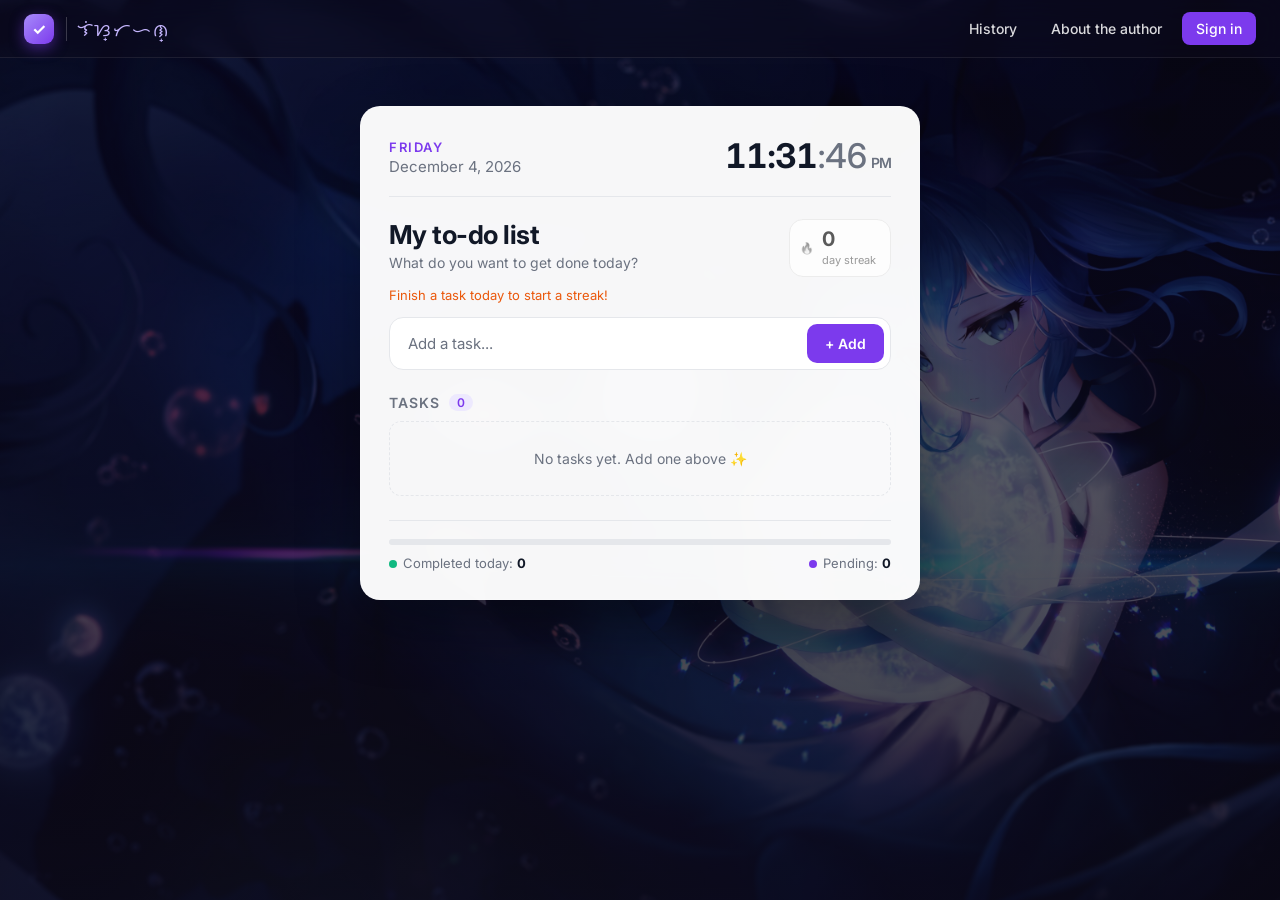
<file: Todolist.html>
<!DOCTYPE html>
<html lang="en">
<head>
  <meta charset="UTF-8">
  <meta name="viewport" content="width=device-width, initial-scale=1.0">
  <title>Wagulist — To-do list</title>

  <link rel="preconnect" href="https://fonts.googleapis.com">
  <link rel="preconnect" href="https://fonts.gstatic.com" crossorigin>
  <link href="https://fonts.googleapis.com/css2?family=Inter:wght@400;500;600;700&family=Noto+Sans+Tagalog&display=swap" rel="stylesheet">
  <link rel="stylesheet" href="style2.css">
</head>

<body>

  <nav class="nav-bar">
    <a class="logo" href="#">
      <span id="logo-icon">✓</span>
      <!-- Baybayin for "listahan" (list), written as character codes so it's readable in VS Code:
           &#x170E;&#x1712; = li, &#x1710;&#x1714; = s, &#x1706; = ta, &#x1711; = ha, &#x1708;&#x1714; = n -->
      <span class="logo-baybayin" lang="tl" title="Listahan (list)">&#x170E;&#x1712;&#x1710;&#x1714;&#x1706;&#x1711;&#x1708;&#x1714;</span>
    </a>

    <div class="nav-actions">
      <button class="action-button" id="history-btn">History</button>
      <button class="action-button">About the author</button>
      <button class="action-button primary">Sign in</button>
    </div>
  </nav>

  <main id="todo-container">

    <!-- date and clock -->
    <header class="date-header">
      <div>
        <div id="day"></div>
        <div id="month"></div>
      </div>
      <div id="Clock"></div>
    </header>

    <div id="header" class="title-row">
      <div>
        <h1>My to-do list</h1>
        <p class="subtitle">What do you want to get done today?</p>
      </div>
      <!-- daily streak (filled in by script22.js) -->
      <div id="streak" class="streak" title="Days in a row you finished a task">
        <span class="streak-fire">🔥</span>
        <div>
          <strong id="streak-count">0</strong>
          <span id="streak-label">day streak</span>
        </div>
      </div>
    </div>
    <p id="streak-hint" class="streak-hint"></p>

    <!-- a form so pressing Enter also adds the task -->
    <form id="todo-form">
      <input
        type="text"
        class="input-item"
        name="input-item"
        id="input-box"
        placeholder="Add a task..."
        autocomplete="off"
      />
      <button type="submit" id="input-button">+ Add</button>
    </form>

    <section class="list-section">
      <div class="list-head">
        <h2>Tasks</h2>
        <span class="pill" id="total-pill">0</span>
      </div>

      <ul id="list-container"></ul>
      <p id="empty-state">No tasks yet. Add one above ✨</p>
    </section>

    <footer class="counter-container">
      <div class="progress"><div id="progress-bar"></div></div>
      <div id="task-counter">
        <span><i class="dot done"></i>Completed today: <strong id="completed-counter">0</strong></span>
        <span><i class="dot pending"></i>Pending: <strong id="Uncompleted-counter">0</strong></span>
      </div>
    </footer>

  </main>

  <script src="streak.js"></script>
  <script src="script22.js"></script>
</body>
</html>
</file>
<file: style2.css>
/* ===== Colors (change these to re-theme) ===== */
:root {
  --accent: #7c3aed;          /* violet */
  --accent-hover: #6d28d9;
  --accent-soft: #ede9fe;
  --success: #10b981;
  --danger: #ef4444;

  --card: rgba(255, 255, 255, 0.97);
  --text: #111827;
  --muted: #6b7280;
  --border: #e5e7eb;
  --row: #ffffff;
  --row-hover: #f9fafb;
}

/* automatic dark mode */
@media (prefers-color-scheme: dark) {
  :root {
    --accent-soft: rgba(124, 58, 237, 0.18);
    --card: rgba(24, 24, 32, 0.88);
    --text: #f3f4f6;
    --muted: #9ca3af;
    --border: #2e2e3a;
    --row: #1f1f2a;
    --row-hover: #262633;
  }
}

* { box-sizing: border-box; }

html { background: #1a1530; } /* same color under long pages */

body {
  margin: 0;
  min-height: 100vh;
  font-family: "Inter", system-ui, -apple-system, "Segoe UI", sans-serif;
  color: var(--text);
  /* your background image, darkened so the card stands out
     (if the image is missing, the purple-black color shows instead) */
  background:
    linear-gradient(rgba(12, 10, 24, 0.55), rgba(12, 10, 24, 0.8)),
    url("miku.jpg") center / cover fixed,
    #1a1530;
  -webkit-font-smoothing: antialiased;
}

/* ===== Navigation (frosted glass) ===== */
.nav-bar {
  position: sticky;
  top: 0;
  z-index: 10;
  display: flex;
  align-items: center;
  justify-content: space-between;
  gap: 12px;
  padding: 12px 24px;
  background: rgba(15, 12, 30, 0.45);
  backdrop-filter: blur(14px);
  -webkit-backdrop-filter: blur(14px);
  border-bottom: 1px solid rgba(255, 255, 255, 0.08);
}

.logo {
  display: flex;
  align-items: center;
  gap: 10px;
  color: white;
  font-size: 18px;
  font-weight: 700;
  text-decoration: none;
  letter-spacing: -0.01em;
}

#logo-icon {
  display: grid;
  place-items: center;
  width: 30px;
  height: 30px;
  border-radius: 9px;
  background: linear-gradient(135deg, #a78bfa, var(--accent));
  font-size: 16px;
  box-shadow: 0 4px 14px rgba(124, 58, 237, 0.5);
}

.nav-actions {
  display: flex;
  align-items: center;
  gap: 6px;
}

.action-button {
  font: inherit;
  font-size: 14px;
  font-weight: 500;
  padding: 8px 14px;
  color: rgba(255, 255, 255, 0.85);
  background: transparent;
  border: none;
  border-radius: 8px;
  cursor: pointer;
  transition: background 0.15s, color 0.15s;
}

.action-button:hover {
  color: white;
  background: rgba(255, 255, 255, 0.1);
}

.action-button.primary {
  color: white;
  background: var(--accent);
}

.action-button.primary:hover { background: var(--accent-hover); }

/* ===== Main card ===== */
#todo-container {
  width: min(560px, calc(100% - 32px));
  margin: 48px auto;
  padding: 28px;
  background: var(--card);
  backdrop-filter: blur(20px);
  -webkit-backdrop-filter: blur(20px);
  border: 1px solid rgba(255, 255, 255, 0.15);
  border-radius: 20px;
  box-shadow: 0 24px 60px rgba(0, 0, 0, 0.35);
}

/* date + clock */
.date-header {
  display: flex;
  align-items: flex-end;
  justify-content: space-between;
  gap: 12px;
  padding-bottom: 20px;
  border-bottom: 1px solid var(--border);
}

#day {
  font-size: 13px;
  font-weight: 600;
  letter-spacing: 0.12em;
  text-transform: uppercase;
  color: var(--accent);
}

#month {
  margin-top: 2px;
  font-size: 15px;
  color: var(--muted);
}

#Clock {
  font-size: 34px;
  font-weight: 700;
  letter-spacing: -0.03em;
  font-variant-numeric: tabular-nums; /* digits don't jump around */
}

#Clock .sec { color: var(--muted); font-weight: 500; }
#Clock .ampm { font-size: 14px; font-weight: 600; color: var(--muted); margin-left: 4px; }

/* title */
#header { margin: 22px 0 16px; }

#header h1 {
  margin: 0;
  font-size: 26px;
  font-weight: 700;
  letter-spacing: -0.02em;
}

.subtitle {
  margin: 4px 0 0;
  font-size: 14px;
  color: var(--muted);
}

/* ===== Add-task input ===== */
#todo-form {
  display: flex;
  gap: 8px;
  padding: 6px;
  background: var(--row);
  border: 1px solid var(--border);
  border-radius: 14px;
  transition: border-color 0.15s, box-shadow 0.15s;
}

#todo-form:focus-within {
  border-color: var(--accent);
  box-shadow: 0 0 0 4px var(--accent-soft);
}

#input-box {
  flex: 1;
  min-width: 0;
  padding: 10px 12px;
  font: inherit;
  font-size: 15px;
  color: var(--text);
  background: transparent;
  border: none;
  outline: none;
}

#input-box::placeholder { color: var(--muted); }

#input-button {
  padding: 10px 18px;
  font: inherit;
  font-size: 14px;
  font-weight: 600;
  color: white;
  background: var(--accent);
  border: none;
  border-radius: 10px;
  cursor: pointer;
  transition: background 0.15s, transform 0.1s;
}

#input-button:hover { background: var(--accent-hover); }
#input-button:active { transform: scale(0.96); }

/* little shake when you try to add an empty task */
.shake { animation: shake 0.35s; }
@keyframes shake {
  25% { transform: translateX(-6px); }
  50% { transform: translateX(6px); }
  75% { transform: translateX(-3px); }
}

/* ===== Task list ===== */
.list-section { margin-top: 24px; }

.list-head {
  display: flex;
  align-items: center;
  gap: 8px;
  margin-bottom: 10px;
}

.list-head h2 {
  margin: 0;
  font-size: 14px;
  font-weight: 600;
  color: var(--muted);
  text-transform: uppercase;
  letter-spacing: 0.08em;
}

.pill {
  padding: 1px 8px;
  font-size: 12px;
  font-weight: 600;
  color: var(--accent);
  background: var(--accent-soft);
  border-radius: 999px;
}

ul {
  list-style: none;
  margin: 0;
  padding: 0;
  display: flex;
  flex-direction: column;
  gap: 8px;
}

li.task {
  display: flex;
  align-items: center;
  gap: 12px;
  padding: 12px 12px 12px 14px;
  background: var(--row);
  border: 1px solid var(--border);
  border-radius: 12px;
  transition: background 0.15s, opacity 0.2s, transform 0.2s;
  animation: slide-in 0.2s ease-out;
}

li.task:hover { background: var(--row-hover); }

li.task.removing {
  opacity: 0;
  transform: translateX(20px);
}

@keyframes slide-in {
  from { opacity: 0; transform: translateY(-6px); }
  to   { opacity: 1; transform: none; }
}

/* round custom checkbox */
.task-check { display: flex; cursor: pointer; }
.task-check input { position: absolute; opacity: 0; pointer-events: none; }

.checkmark {
  display: grid;
  place-items: center;
  width: 22px;
  height: 22px;
  border: 2px solid var(--border);
  border-radius: 50%;
  transition: 0.15s;
}

.task-check:hover .checkmark { border-color: var(--accent); }
.task-check input:focus-visible + .checkmark { box-shadow: 0 0 0 3px var(--accent-soft); }

.task-check input:checked + .checkmark {
  background: var(--success);
  border-color: var(--success);
}

.task-check input:checked + .checkmark::after {
  content: "";
  width: 5px;
  height: 10px;
  margin-top: -2px;
  border: solid white;
  border-width: 0 2px 2px 0;
  transform: rotate(45deg);
}

.task-text {
  flex: 1;
  min-width: 0;
  font-size: 15px;
  overflow-wrap: anywhere;
  transition: color 0.15s;
}

.edit-input {
  flex: 1;
  min-width: 0;
  padding: 6px 8px;
  font: inherit;
  font-size: 15px;
  color: var(--text);
  background: var(--row);
  border: 1px solid var(--accent);
  border-radius: 8px;
  outline: none;
}

.completed .task-text {
  color: var(--muted);
  text-decoration: line-through;
}

/* edit / delete icons (show on hover on desktop) */
.task-actions {
  display: flex;
  gap: 2px;
  opacity: 0;
  transition: opacity 0.15s;
}

li.task:hover .task-actions,
li.task:focus-within .task-actions { opacity: 1; }

.icon-btn {
  display: grid;
  place-items: center;
  width: 32px;
  height: 32px;
  color: var(--muted);
  background: none;
  border: none;
  border-radius: 8px;
  cursor: pointer;
  transition: 0.15s;
}

.icon-btn svg { width: 17px; height: 17px; }
.edit-btn:hover   { color: var(--accent); background: var(--accent-soft); }
.delete-btn:hover { color: var(--danger); background: rgba(239, 68, 68, 0.12); }

#empty-state {
  margin: 0;
  padding: 28px 0;
  text-align: center;
  font-size: 14px;
  color: var(--muted);
  border: 1px dashed var(--border);
  border-radius: 12px;
}

/* ===== Counters + progress ===== */
.counter-container {
  margin-top: 24px;
  padding-top: 18px;
  border-top: 1px solid var(--border);
}

.progress {
  height: 6px;
  background: var(--border);
  border-radius: 999px;
  overflow: hidden;
}

#progress-bar {
  width: 0;
  height: 100%;
  background: linear-gradient(90deg, var(--accent), var(--success));
  border-radius: 999px;
  transition: width 0.3s ease;
}

#task-counter {
  display: flex;
  justify-content: space-between;
  margin-top: 10px;
  font-size: 13px;
  color: var(--muted);
}

#task-counter strong { color: var(--text); }

.dot {
  display: inline-block;
  width: 8px;
  height: 8px;
  margin-right: 6px;
  border-radius: 50%;
}

.dot.done    { background: var(--success); }
.dot.pending { background: var(--accent); }

/* ===== Phones ===== */
@media (max-width: 560px) {
  .nav-bar { padding: 10px 16px; }
  .action-button:not(.primary) { display: none; } /* keep the nav tidy on small screens */
  #todo-container { margin: 20px auto; padding: 20px; }
  #Clock { font-size: 26px; }
  .task-actions { opacity: 1; } /* no hover on phones, so always show */
}

/* ===== Task "Done at" time ===== */
.task-body {
  flex: 1;
  min-width: 0;
  display: flex;
  flex-direction: column;
  gap: 2px;
}

.task-meta {
  font-size: 12px;
  color: var(--muted);
}

.task-meta.is-done { color: var(--success); }

.task-meta:empty { display: none; }

a.action-button { text-decoration: none; }

/* ===== History page ===== */
.back-link {
  display: inline-block;
  margin-bottom: 8px;
  font-size: 14px;
  font-weight: 500;
  color: var(--accent);
  text-decoration: none;
}

.back-link:hover { text-decoration: underline; }

.history-header {
  display: flex;
  align-items: flex-start;
  justify-content: space-between;
  gap: 12px;
  margin-top: 8px;
}

.clear-btn {
  flex-shrink: 0;
  padding: 8px 12px;
  font: inherit;
  font-size: 13px;
  font-weight: 500;
  color: var(--danger);
  background: none;
  border: 1px solid var(--border);
  border-radius: 8px;
  cursor: pointer;
  transition: 0.15s;
}

.clear-btn:hover { background: rgba(239, 68, 68, 0.1); border-color: var(--danger); }
.clear-btn[hidden] { display: none; }

.stats {
  display: grid;
  grid-template-columns: repeat(3, 1fr);
  gap: 10px;
  margin-bottom: 8px;
}

.stat {
  display: flex;
  flex-direction: column;
  gap: 2px;
  padding: 14px;
  background: var(--row);
  border: 1px solid var(--border);
  border-radius: 12px;
}

.stat strong {
  font-size: 24px;
  font-weight: 700;
  letter-spacing: -0.02em;
}

.stat span { font-size: 12px; color: var(--muted); }

.day-heading {
  margin: 22px 0 10px;
  font-size: 13px;
  font-weight: 600;
  color: var(--muted);
  text-transform: uppercase;
  letter-spacing: 0.08em;
}

.done-badge {
  display: grid;
  place-items: center;
  flex-shrink: 0;
  width: 22px;
  height: 22px;
  font-size: 12px;
  font-weight: 700;
  color: white;
  background: var(--success);
  border-radius: 50%;
}

.history-time {
  flex-shrink: 0;
  font-size: 13px;
  font-weight: 600;
  color: var(--muted);
  font-variant-numeric: tabular-nums;
}

#history-list + #empty-state { margin-top: 16px; }

/* ===== History: filters, search, status badges ===== */
.history-tools {
  display: flex;
  flex-wrap: wrap;
  align-items: center;
  justify-content: space-between;
  gap: 10px;
  margin-top: 14px;
}

.filters {
  display: flex;
  gap: 2px;
  padding: 3px;
  background: var(--border);
  border-radius: 10px;
}

.filter {
  padding: 6px 12px;
  font: inherit;
  font-size: 13px;
  font-weight: 500;
  color: var(--muted);
  background: none;
  border: none;
  border-radius: 8px;
  cursor: pointer;
  transition: 0.15s;
}

.filter:hover { color: var(--text); }

.filter.active {
  color: var(--text);
  background: var(--row);
  box-shadow: 0 1px 3px rgba(0, 0, 0, 0.12);
}

.search {
  flex: 1;
  min-width: 140px;
  max-width: 220px;
  padding: 8px 12px;
  font: inherit;
  font-size: 13px;
  color: var(--text);
  background: var(--row);
  border: 1px solid var(--border);
  border-radius: 10px;
  outline: none;
}

.search:focus { border-color: var(--accent); box-shadow: 0 0 0 3px var(--accent-soft); }

.status-icon {
  display: grid;
  place-items: center;
  flex-shrink: 0;
  width: 22px;
  height: 22px;
  font-size: 12px;
  font-weight: 700;
  color: white;
  border: 2px solid var(--border);
  border-radius: 50%;
}

.history-item.done .status-icon    { background: var(--success); border-color: var(--success); }
.history-item.deleted .status-icon { background: var(--muted); border-color: var(--muted); font-size: 11px; }

.history-meta {
  font-size: 12px;
  color: var(--muted);
}

.history-item.deleted .task-text {
  color: var(--muted);
  text-decoration: line-through;
}

.badge {
  flex-shrink: 0;
  padding: 3px 10px;
  font-size: 12px;
  font-weight: 600;
  border-radius: 999px;
}

.history-item.done .badge    { color: var(--success); background: rgba(16, 185, 129, 0.12); }
.history-item.pending .badge { color: var(--accent);  background: var(--accent-soft); }
.history-item.deleted .badge { color: var(--muted);   background: var(--border); }

@media (max-width: 560px) {
  .search { max-width: none; }
  .filter { padding: 6px 9px; }
}

/* ===== "Task done · Undo" popup ===== */
#toast {
  position: fixed;
  left: 50%;
  bottom: 24px;
  z-index: 20;
  display: flex;
  align-items: center;
  gap: 14px;
  max-width: calc(100% - 32px);
  padding: 10px 10px 10px 16px;
  font-size: 14px;
  color: white;
  background: #1f1b2e;
  border: 1px solid rgba(255, 255, 255, 0.1);
  border-radius: 12px;
  box-shadow: 0 12px 30px rgba(0, 0, 0, 0.35);
  opacity: 0;
  pointer-events: none;
  transform: translate(-50%, 16px);
  transition: opacity 0.2s, transform 0.2s;
}

#toast.show {
  opacity: 1;
  pointer-events: auto;
  transform: translate(-50%, 0);
}

.toast-text {
  overflow: hidden;
  white-space: nowrap;
  text-overflow: ellipsis;
}

.toast-undo {
  flex-shrink: 0;
  padding: 6px 12px;
  font: inherit;
  font-size: 13px;
  font-weight: 600;
  color: #c4b5fd;
  background: rgba(124, 58, 237, 0.25);
  border: none;
  border-radius: 8px;
  cursor: pointer;
}

.toast-undo:hover { background: rgba(124, 58, 237, 0.4); }

/* ===== Streak (main page chip) ===== */
.title-row {
  display: flex;
  align-items: flex-start;
  justify-content: space-between;
  gap: 12px;
}

.streak {
  display: flex;
  align-items: center;
  gap: 8px;
  flex-shrink: 0;
  padding: 8px 14px 8px 10px;
  background: var(--row);
  border: 1px solid var(--border);
  border-radius: 14px;
  line-height: 1.1;
  filter: grayscale(1);
  opacity: 0.7;
  transition: 0.2s;
}

.streak strong { display: block; font-size: 20px; font-weight: 700; }
.streak span   { font-size: 11px; color: var(--muted); }
.streak-fire   { font-size: 22px; }

/* done something today: full color + warm glow */
.streak.active {
  filter: none;
  opacity: 1;
  border-color: #fdba74;
  background: linear-gradient(135deg, rgba(251, 146, 60, 0.15), rgba(239, 68, 68, 0.1));
}

.streak.active strong { color: #ea580c; }

/* streak alive but nothing done today yet */
.streak.at-risk { filter: none; opacity: 0.85; }

.streak.bump { animation: bump 0.6s ease; }
@keyframes bump {
  30% { transform: scale(1.18) rotate(-4deg); }
  60% { transform: scale(0.95); }
}

.streak-hint {
  margin: -6px 0 14px;
  font-size: 13px;
  color: #ea580c;
}

.streak-hint:empty { display: none; }

/* ===== Streak card (history page) ===== */
.streak-card {
  display: flex;
  align-items: center;
  justify-content: space-between;
  flex-wrap: wrap;
  gap: 16px;
  margin: 16px 0 10px;
  padding: 16px;
  background: linear-gradient(135deg, rgba(251, 146, 60, 0.14), rgba(239, 68, 68, 0.08));
  border: 1px solid rgba(251, 146, 60, 0.35);
  border-radius: 14px;
}

.streak-main { display: flex; align-items: center; gap: 12px; }
.streak-fire.big { font-size: 34px; }
.streak-main strong { font-size: 28px; font-weight: 700; color: #ea580c; }
.streak-main .unit { font-size: 14px; font-weight: 600; }
.streak-sub { margin: 2px 0 0; font-size: 12px; color: var(--muted); }

.week { display: flex; gap: 6px; }

.week-day {
  display: flex;
  flex-direction: column;
  align-items: center;
  gap: 4px;
}

.week-dot {
  display: grid;
  place-items: center;
  width: 30px;
  height: 30px;
  font-size: 15px;
  background: var(--row);
  border: 1px solid var(--border);
  border-radius: 50%;
}

.week-day.hit .week-dot { background: rgba(251, 146, 60, 0.2); border-color: #fb923c; }
.week-day.today .week-dot { box-shadow: 0 0 0 2px var(--accent-soft); border-color: var(--accent); }

.week-name { font-size: 11px; font-weight: 600; color: var(--muted); }

/* ===== Group by + date controls ===== */
.tool-group {
  display: flex;
  align-items: center;
  gap: 8px;
}

.tool-label {
  font-size: 12px;
  font-weight: 600;
  color: var(--muted);
  text-transform: uppercase;
  letter-spacing: 0.06em;
}

.date-wrap { position: relative; display: flex; align-items: center; }
.date-input { max-width: 170px; color-scheme: light dark; }

.clear-date {
  margin-left: 4px;
  width: 28px;
  height: 28px;
  font-size: 12px;
  color: var(--muted);
  background: var(--border);
  border: none;
  border-radius: 50%;
  cursor: pointer;
}

.clear-date:hover { color: var(--text); }
.clear-date[hidden] { display: none; }

.day-count {
  margin-left: 8px;
  font-weight: 500;
  text-transform: none;
  letter-spacing: 0;
  color: var(--muted);
  opacity: 0.8;
}

@media (max-width: 560px) {
  .title-row { flex-direction: column-reverse; }
  .tool-group { width: 100%; justify-content: space-between; }
  .date-input { max-width: none; }
}

/* ===== Strike-through that draws across when a task is done ===== */
/* the text sits inline so the line follows it, even across 2 lines */
.task-body { display: block; }
.task-meta { display: block; margin-top: 2px; }

.task-text {
  background-image: linear-gradient(currentColor, currentColor);
  background-repeat: no-repeat;
  background-position: 0 55%;
  background-size: 0% 2px;            /* no line yet */
  -webkit-box-decoration-break: clone;
  box-decoration-break: clone;
  transition: background-size 0.4s ease, color 0.3s;
}

.completed .task-text {
  background-size: 100% 2px;          /* line grows left to right */
  color: var(--muted);
  text-decoration: none;
}

li.task.removing { transition: opacity 0.3s, transform 0.3s; }

/* ===== Baybayin in the logo ===== */
.logo-baybayin {
  padding-left: 10px;
  margin-left: 2px;
  font-family: "Noto Sans Tagalog", sans-serif; /* loaded from Google Fonts */
  font-size: 18px;
  font-weight: 400;
  letter-spacing: 0.08em;
  color: #c4b5fd;                                /* soft violet */
  border-left: 1px solid rgba(255, 255, 255, 0.2);
}

@media (max-width: 400px) {
  .logo-baybayin { font-size: 15px; padding-left: 8px; }
}

/* ===== History: edit + journal notes ===== */
.history-item { flex-wrap: wrap; }

.history-actions {
  display: flex;
  gap: 2px;
  margin-left: -4px;
  opacity: 0;
  transition: opacity 0.15s;
}

.history-item:hover .history-actions,
.history-item:focus-within .history-actions,
.history-item.editing .history-actions { opacity: 1; }

.note-btn:hover { color: #f59e0b; background: rgba(245, 158, 11, 0.12); }
.history-item.has-note .note-btn { color: #f59e0b; } /* shows which tasks have a note */

/* the note under a task */
.history-note {
  flex-basis: 100%;
  margin: 4px 0 2px 34px;               /* lines up with the task text */
  padding: 10px 12px;
  background: rgba(245, 158, 11, 0.08);
  border-left: 3px solid #f59e0b;
  border-radius: 0 8px 8px 0;
  cursor: pointer;
  transition: background 0.15s;
}

.history-note:hover { background: rgba(245, 158, 11, 0.14); }

.note-text {
  margin: 0;
  font-size: 14px;
  line-height: 1.55;
  color: var(--text);
  white-space: pre-wrap;                /* keep the line breaks you typed */
  overflow-wrap: anywhere;
}

.note-time {
  display: block;
  margin-top: 6px;
  font-size: 11px;
  color: var(--muted);
}

.note-time:empty { display: none; }
.history-item.editing .history-note { display: none; }

/* the editor */
.history-editor {
  flex-basis: 100%;
  display: flex;
  flex-direction: column;
  gap: 6px;
  margin: 8px 0 2px 34px;
  padding: 12px;
  background: var(--row-hover);
  border: 1px solid var(--border);
  border-radius: 10px;
  animation: slide-in 0.15s ease-out;
}

.editor-label {
  font-size: 11px;
  font-weight: 600;
  color: var(--muted);
  text-transform: uppercase;
  letter-spacing: 0.06em;
}

.editor-name,
.editor-note {
  width: 100%;
  padding: 8px 10px;
  font: inherit;
  font-size: 14px;
  color: var(--text);
  background: var(--row);
  border: 1px solid var(--border);
  border-radius: 8px;
  outline: none;
}

.editor-note { resize: vertical; min-height: 90px; line-height: 1.5; }
.editor-name:focus,
.editor-note:focus { border-color: var(--accent); box-shadow: 0 0 0 3px var(--accent-soft); }

.editor-actions {
  display: flex;
  align-items: center;
  gap: 8px;
  margin-top: 4px;
}

.editor-hint { margin-right: auto; font-size: 11px; color: var(--muted); }

.editor-cancel,
.editor-save {
  padding: 7px 14px;
  font: inherit;
  font-size: 13px;
  font-weight: 600;
  border-radius: 8px;
  cursor: pointer;
}

.editor-cancel { color: var(--muted); background: none; border: 1px solid var(--border); }
.editor-cancel:hover { color: var(--text); }
.editor-save { color: white; background: var(--accent); border: none; }
.editor-save:hover { background: var(--accent-hover); }

@media (max-width: 560px) {
  .history-actions { opacity: 1; }
  .history-note, .history-editor { margin-left: 0; }
  .editor-hint { display: none; }
}

/* =====================================================
   Accounts: nav buttons, account menu, sign-in window
   ===================================================== */
.auth-area { display: flex; align-items: center; gap: 6px; margin-left: 4px; }
.auth-area .auth-btn { white-space: nowrap; }

/* avatar + menu */
.account { position: relative; }

.avatar-btn {
  position: relative;
  padding: 0;
  background: none;
  border: none;
  border-radius: 50%;
  cursor: pointer;
}

.avatar {
  display: grid;
  place-items: center;
  width: 34px;
  height: 34px;
  overflow: hidden;
  font-size: 13px;
  font-weight: 700;
  color: white;
  background: linear-gradient(135deg, #a78bfa, var(--accent));
  border: 2px solid rgba(255, 255, 255, 0.25);
  border-radius: 50%;
}

.avatar img { width: 100%; height: 100%; object-fit: cover; }
.avatar.big { width: 42px; height: 42px; font-size: 15px; border-color: var(--border); }
.avatar-btn:hover .avatar { border-color: rgba(255, 255, 255, 0.6); }

/* small dot on the avatar showing sync status */
.avatar-sync {
  position: absolute;
  right: -1px;
  bottom: -1px;
  width: 11px;
  height: 11px;
  background: var(--success);
  border: 2px solid #15122a;
  border-radius: 50%;
}

.avatar-sync[data-state="saving"]  { background: #f59e0b; }
.avatar-sync[data-state="offline"] { background: #9ca3af; }
.avatar-sync[data-state="error"]   { background: var(--danger); }

.account-menu {
  position: absolute;
  top: calc(100% + 10px);
  right: 0;
  z-index: 30;
  width: 280px;
  padding: 8px;
  color: var(--text);
  background: var(--card);
  backdrop-filter: blur(20px);
  -webkit-backdrop-filter: blur(20px);
  border: 1px solid var(--border);
  border-radius: 14px;
  box-shadow: 0 20px 40px rgba(0, 0, 0, 0.35);
  animation: slide-in 0.15s ease-out;
}

.account-menu[hidden] { display: none; }

.account-head {
  display: flex;
  align-items: center;
  gap: 12px;
  padding: 8px 8px 12px;
  border-bottom: 1px solid var(--border);
}

.account-who { display: flex; flex-direction: column; min-width: 0; }
.account-who strong { font-size: 15px; overflow: hidden; text-overflow: ellipsis; white-space: nowrap; }
.account-who span { font-size: 13px; color: var(--muted); overflow: hidden; text-overflow: ellipsis; white-space: nowrap; }

.verify-note {
  display: flex;
  flex-wrap: wrap;
  align-items: center;
  gap: 4px 8px;
  margin: 8px 4px 0;
  padding: 8px 10px;
  font-size: 12px;
  background: rgba(245, 158, 11, 0.12);
  border-radius: 8px;
}

.sync-status {
  display: flex;
  align-items: center;
  gap: 8px;
  padding: 10px 8px;
  font-size: 13px;
  color: var(--muted);
}

.sync-dot { width: 8px; height: 8px; flex-shrink: 0; background: var(--success); border-radius: 50%; }
.sync-status[data-state="saving"] .sync-dot  { background: #f59e0b; animation: pulse-dot 1s infinite; }
.sync-status[data-state="offline"] .sync-dot { background: #9ca3af; }
.sync-status[data-state="error"] .sync-dot   { background: var(--danger); }
@keyframes pulse-dot { 50% { opacity: 0.3; } }

.menu-item {
  width: 100%;
  padding: 10px 8px;
  font: inherit;
  font-size: 14px;
  font-weight: 500;
  text-align: left;
  color: var(--text);
  background: none;
  border: none;
  border-top: 1px solid var(--border);
  cursor: pointer;
}

.menu-item.danger { color: var(--danger); border-radius: 0 0 8px 8px; }
.menu-item:hover { background: var(--row-hover); }

.link-btn {
  padding: 0;
  font: inherit;
  font-size: inherit;
  font-weight: 600;
  color: var(--accent);
  background: none;
  border: none;
  cursor: pointer;
}

.link-btn:hover { text-decoration: underline; }
.link-btn:disabled { color: var(--success); text-decoration: none; cursor: default; }

/* ---------- sign-in window ---------- */
body.modal-open { overflow: hidden; }

.auth-overlay {
  position: fixed;
  inset: 0;
  z-index: 50;
  display: grid;
  place-items: center;
  padding: 16px;
  overflow-y: auto;
  background: rgba(8, 6, 18, 0.6);
  backdrop-filter: blur(6px);
  -webkit-backdrop-filter: blur(6px);
  animation: fade-in 0.2s ease-out;
}

.auth-overlay[hidden] { display: none; }
@keyframes fade-in { from { opacity: 0; } }

.auth-modal {
  position: relative;
  width: min(420px, 100%);
  padding: 32px 28px 24px;
  color: var(--text);
  background: var(--card);
  border: 1px solid rgba(255, 255, 255, 0.12);
  border-radius: 20px;
  box-shadow: 0 30px 80px rgba(0, 0, 0, 0.5);
  animation: pop-up 0.25s cubic-bezier(0.2, 0.9, 0.3, 1.2);
}

@keyframes pop-up { from { opacity: 0; transform: translateY(12px) scale(0.97); } }

.auth-close {
  position: absolute;
  top: 14px;
  right: 14px;
  width: 32px;
  height: 32px;
  color: var(--muted);
  background: none;
  border: none;
  border-radius: 8px;
  cursor: pointer;
}

.auth-close:hover { color: var(--text); background: var(--row-hover); }

.auth-logo {
  display: grid;
  place-items: center;
  width: 44px;
  height: 44px;
  margin: 0 auto 14px;
  font-size: 22px;
  color: white;
  background: linear-gradient(135deg, #a78bfa, var(--accent));
  border-radius: 13px;
  box-shadow: 0 8px 20px rgba(124, 58, 237, 0.4);
}

.auth-title { margin: 0; font-size: 22px; font-weight: 700; text-align: center; letter-spacing: -0.02em; }
.auth-sub { margin: 6px 0 20px; font-size: 14px; text-align: center; color: var(--muted); }

.auth-setup {
  margin-bottom: 16px;
  padding: 10px 12px;
  font-size: 13px;
  line-height: 1.5;
  background: rgba(245, 158, 11, 0.12);
  border: 1px solid rgba(245, 158, 11, 0.35);
  border-radius: 10px;
}

.auth-setup[hidden] { display: none; }

.auth-tabs {
  display: grid;
  grid-template-columns: 1fr 1fr;
  gap: 4px;
  margin-bottom: 18px;
  padding: 4px;
  background: var(--border);
  border-radius: 12px;
}

.auth-tab {
  padding: 8px;
  font: inherit;
  font-size: 14px;
  font-weight: 600;
  color: var(--muted);
  background: none;
  border: none;
  border-radius: 9px;
  cursor: pointer;
}

.auth-tab[aria-selected="true"] { color: var(--text); background: var(--row); box-shadow: 0 1px 3px rgba(0, 0, 0, 0.15); }

.google-btn {
  display: flex;
  align-items: center;
  justify-content: center;
  gap: 10px;
  width: 100%;
  padding: 11px;
  font: inherit;
  font-size: 15px;
  font-weight: 600;
  color: var(--text);
  background: var(--row);
  border: 1px solid var(--border);
  border-radius: 11px;
  cursor: pointer;
  transition: 0.15s;
}

.google-btn svg { width: 18px; height: 18px; }
.google-btn:hover:not(:disabled) { background: var(--row-hover); border-color: var(--muted); }

.auth-divider {
  display: flex;
  align-items: center;
  gap: 12px;
  margin: 18px 0;
  font-size: 12px;
  color: var(--muted);
}

.auth-divider::before,
.auth-divider::after { content: ""; flex: 1; height: 1px; background: var(--border); }

.auth-form { display: flex; flex-direction: column; gap: 14px; }

.field { display: flex; flex-direction: column; gap: 6px; }
.field label { font-size: 13px; font-weight: 600; }
.label-row { display: flex; justify-content: space-between; align-items: center; font-size: 13px; }

.field input {
  width: 100%;
  padding: 11px 12px;
  font: inherit;
  font-size: 15px;
  color: var(--text);
  background: var(--row);
  border: 1px solid var(--border);
  border-radius: 10px;
  outline: none;
  transition: border-color 0.15s, box-shadow 0.15s;
}

.field input::placeholder { color: var(--muted); }
.field input:focus { border-color: var(--accent); box-shadow: 0 0 0 4px var(--accent-soft); }

.password-wrap { position: relative; }
.password-wrap input { padding-right: 64px; }

.show-pw {
  position: absolute;
  top: 50%;
  right: 6px;
  transform: translateY(-50%);
  padding: 6px 10px;
  font: inherit;
  font-size: 12px;
  font-weight: 600;
  color: var(--muted);
  background: none;
  border: none;
  border-radius: 7px;
  cursor: pointer;
}

.show-pw:hover { color: var(--text); background: var(--row-hover); }

/* password strength */
.pw-check { margin-top: -6px; font-size: 12px; color: var(--muted); }
.pw-meter { display: grid; grid-template-columns: repeat(4, 1fr); gap: 4px; margin-bottom: 6px; }
.pw-meter span { height: 4px; background: var(--border); border-radius: 4px; transition: background 0.2s; }
.pw-check[data-score="1"] .pw-meter span:nth-child(-n+1) { background: var(--danger); }
.pw-check[data-score="2"] .pw-meter span:nth-child(-n+2) { background: #f59e0b; }
.pw-check[data-score="3"] .pw-meter span:nth-child(-n+3) { background: #84cc16; }
.pw-check[data-score="4"] .pw-meter span { background: var(--success); }

.pw-rules { display: flex; flex-wrap: wrap; gap: 4px 12px; margin: 6px 0 0; padding: 0; list-style: none; }
.pw-rules li::before { content: "○ "; }
.pw-rules li.ok { color: var(--success); }
.pw-rules li.ok::before { content: "✓ "; }

.auth-error, .auth-success { margin: 0; font-size: 13px; line-height: 1.45; }
.auth-error { color: var(--danger); }
.auth-success { color: var(--success); }
.auth-error:empty, .auth-success:empty { display: none; }

.auth-submit {
  display: flex;
  align-items: center;
  justify-content: center;
  gap: 8px;
  padding: 12px;
  font: inherit;
  font-size: 15px;
  font-weight: 600;
  color: white;
  background: var(--accent);
  border: none;
  border-radius: 11px;
  cursor: pointer;
  transition: background 0.15s, transform 0.1s;
}

.auth-submit:hover:not(:disabled) { background: var(--accent-hover); }
.auth-submit:active:not(:disabled) { transform: scale(0.98); }

.spinner {
  display: none;
  width: 16px;
  height: 16px;
  border: 2px solid rgba(255, 255, 255, 0.4);
  border-top-color: white;
  border-radius: 50%;
  animation: spin 0.7s linear infinite;
}

.busy .spinner { display: inline-block; }
@keyframes spin { to { transform: rotate(360deg); } }

.auth-switch { margin: 18px 0 0; font-size: 14px; text-align: center; color: var(--muted); }

/* show/hide parts for each mode */
.auth-overlay:not([data-mode="signup"]) .only-signup,
.auth-overlay:not([data-mode="signin"]) .only-signin,
.auth-overlay[data-mode="reset"] .not-reset,
.auth-overlay[data-mode="reset"] .auth-tabs,
.auth-overlay[data-mode="reset"] .auth-social { display: none; }

/* little message at the bottom */
.auth-toast {
  position: fixed;
  left: 50%;
  bottom: 24px;
  z-index: 60;
  max-width: calc(100% - 32px);
  padding: 12px 16px;
  font-size: 14px;
  color: white;
  background: #1f1b2e;
  border: 1px solid rgba(255, 255, 255, 0.1);
  border-radius: 12px;
  box-shadow: 0 12px 30px rgba(0, 0, 0, 0.35);
  opacity: 0;
  pointer-events: none;
  transform: translate(-50%, 16px);
  transition: opacity 0.2s, transform 0.2s;
}

.auth-toast.show { opacity: 1; transform: translate(-50%, 0); }

@media (max-width: 560px) {
  .auth-area .auth-btn { display: inline-block; padding: 7px 11px; }
  .auth-modal { padding: 28px 20px 20px; }
  .account-menu { width: min(280px, calc(100vw - 32px)); }
}

/* ===== Guest limit ===== */
.guest-hint {
  margin: 8px 2px 0;
  font-size: 13px;
  color: var(--muted);
}

.guest-hint[hidden] { display: none; }

.auth-reason {
  margin-bottom: 16px;
  padding: 10px 12px;
  font-size: 13px;
  line-height: 1.5;
  color: var(--text);
  background: var(--accent-soft);
  border: 1px solid rgba(124, 58, 237, 0.35);
  border-radius: 10px;
}

.auth-reason[hidden] { display: none; }

/* ===== New day greeting ===== */
.newday-overlay {
  position: fixed;
  inset: 0;
  z-index: 45;
  display: grid;
  place-items: center;
  padding: 16px;
  overflow-y: auto;
  background: rgba(8, 6, 18, 0.55);
  backdrop-filter: blur(6px);
  -webkit-backdrop-filter: blur(6px);
  animation: fade-in 0.25s ease-out;
}

.newday-overlay.closing { opacity: 0; transition: opacity 0.2s; }

.newday-card {
  position: relative;
  width: min(440px, 100%);
  padding: 30px 26px 22px;
  text-align: center;
  color: var(--text);
  background:
    radial-gradient(circle at 50% -10%, rgba(251, 191, 36, 0.25), transparent 55%),
    var(--card);
  border: 1px solid rgba(255, 255, 255, 0.12);
  border-radius: 22px;
  box-shadow: 0 30px 80px rgba(0, 0, 0, 0.5);
  animation: pop-up 0.35s cubic-bezier(0.2, 0.9, 0.3, 1.2);
}

.newday-close {
  position: absolute;
  top: 14px;
  right: 14px;
  width: 32px;
  height: 32px;
  color: var(--muted);
  background: none;
  border: none;
  border-radius: 8px;
  cursor: pointer;
}

.newday-close:hover { color: var(--text); background: var(--row-hover); }

.newday-sun {
  font-size: 54px;
  line-height: 1;
  animation: rise 0.8s cubic-bezier(0.2, 0.9, 0.3, 1.2);
}

@keyframes rise { from { opacity: 0; transform: translateY(20px) scale(0.8); } }

.newday-date {
  margin: 14px 0 2px;
  font-size: 12px;
  font-weight: 600;
  letter-spacing: 0.1em;
  text-transform: uppercase;
  color: var(--accent);
}

.newday-title { margin: 0; font-size: 26px; font-weight: 700; letter-spacing: -0.02em; }
.newday-sub { margin: 6px 0 16px; font-size: 15px; color: var(--muted); }

.newday-stats {
  display: flex;
  flex-direction: column;
  gap: 6px;
  margin-bottom: 18px;
  text-align: left;
}

.newday-chip {
  padding: 8px 12px;
  font-size: 13px;
  background: var(--row);
  border: 1px solid var(--border);
  border-radius: 10px;
}

.newday-form {
  display: flex;
  gap: 8px;
  padding: 6px;
  background: var(--row);
  border: 1px solid var(--border);
  border-radius: 14px;
}

.newday-form:focus-within { border-color: var(--accent); box-shadow: 0 0 0 4px var(--accent-soft); }

.newday-input {
  flex: 1;
  min-width: 0;
  padding: 10px 12px;
  font: inherit;
  font-size: 15px;
  color: var(--text);
  background: transparent;
  border: none;
  outline: none;
}

.newday-input::placeholder { color: var(--muted); }

.newday-add {
  padding: 10px 18px;
  font: inherit;
  font-size: 14px;
  font-weight: 600;
  color: white;
  background: var(--accent);
  border: none;
  border-radius: 10px;
  cursor: pointer;
}

.newday-add:hover { background: var(--accent-hover); }

.newday-added {
  margin: 10px 0 0;
  padding: 0;
  list-style: none;
  text-align: left;
  font-size: 14px;
  color: var(--success);
}

.newday-added li { padding: 3px 4px; animation: slide-in 0.2s ease-out; }

.newday-footer {
  display: flex;
  flex-wrap: wrap;
  justify-content: space-between;
  align-items: center;
  gap: 10px;
  margin-top: 18px;
}

.newday-remind {
  padding: 8px 12px;
  font: inherit;
  font-size: 13px;
  font-weight: 600;
  color: var(--text);
  background: none;
  border: 1px solid var(--border);
  border-radius: 10px;
  cursor: pointer;
}

.newday-remind:hover:not(:disabled) { background: var(--row-hover); }
.newday-remind:disabled { color: var(--success); cursor: default; }
.newday-remind[hidden] { display: none; }

.newday-done {
  margin-left: auto;
  padding: 10px 20px;
  font: inherit;
  font-size: 14px;
  font-weight: 600;
  color: var(--accent);
  background: var(--accent-soft);
  border: none;
  border-radius: 10px;
  cursor: pointer;
}

.newday-done:hover { background: var(--accent); color: white; }
</file>
